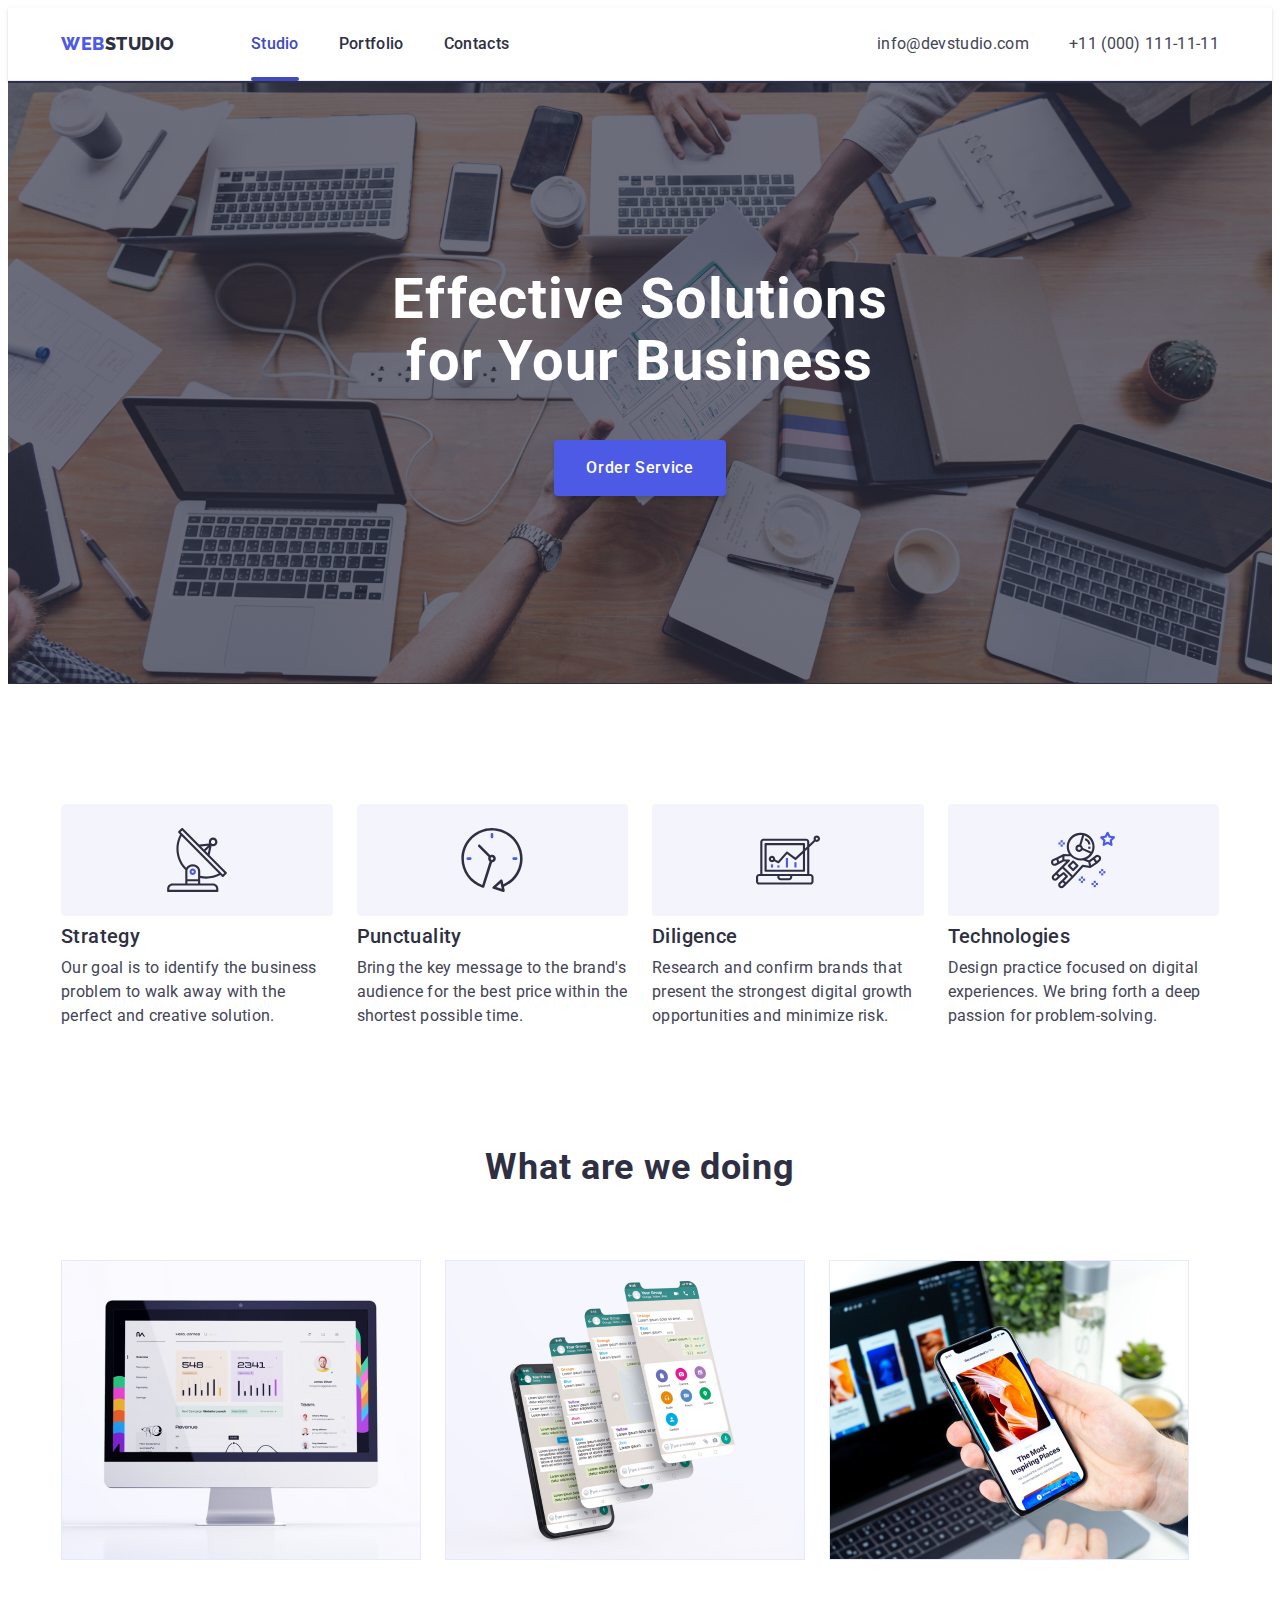
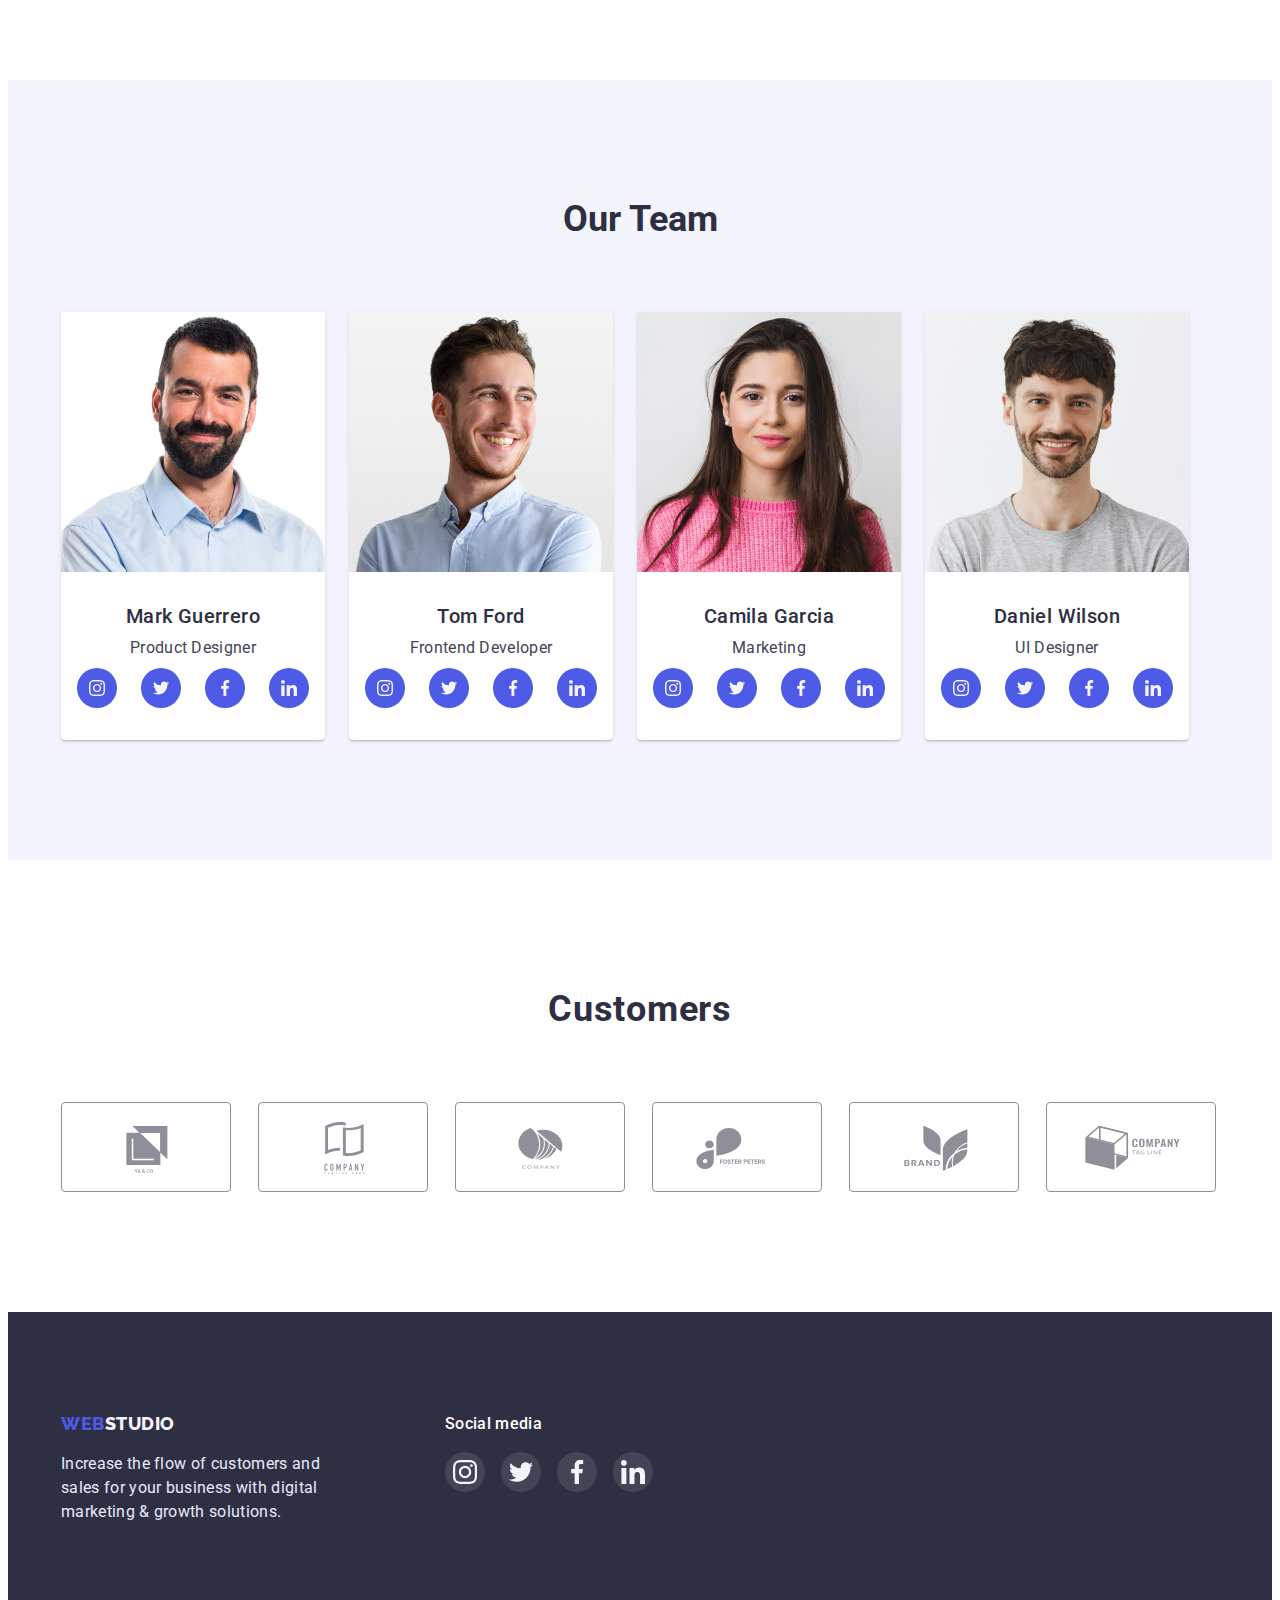
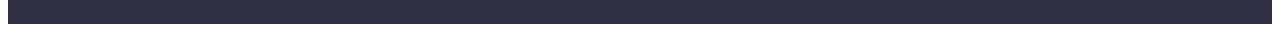
<file: index.html>
<!DOCTYPE html>
<html lang="en">
<head>
    <meta charset="UTF-8">
    <meta http-equiv="X-UA-Compatible" content="IE=edge">
    <meta name="viewport" content="width=device-width, initial-scale=1.0">
    <title>Webstudio</title>
<link rel="preconnect" href="https://fonts.googleapis.com">
<link rel="preconnect" href="https://fonts.gstatic.com" crossorigin>
<link href="https://fonts.googleapis.com/css2?family=Raleway:wght@800&family=Roboto:wght@400;500;700;900&display=swap"
    rel="stylesheet">
    <!-- Styles-->
    <link rel="stylesheet" href="https://cdnjs.cloudflare.com/ajax/libs/modern-normalize/1.1.0/modern-normalize.min.css"
        integrity="sha512-wpPYUAdjBVSE4KJnH1VR1HeZfpl1ub8YT/NKx4PuQ5NmX2tKuGu6U/JRp5y+Y8XG2tV+wKQpNHVUX03MfMFn9Q=="
        crossorigin="anonymous" referrerpolicy="no-referrer" />
    <link rel="stylesheet" href="./css/styles.css">
</head>
<body>
    <header class="border-box">
        <div class="container">
            <div class="header-container">
        <nav class="header-nav">
            <a href="./index.html" class="logo-first">WEB<span class="logo-second">STUDIO</span></a>
            <ul class="header-menu">
                <li><a class="header-link current" href="./index.html">Studio</a></li>
                <li><a class="header-link" href="./portfolio.html">Portfolio</a></li>
                <li><a class="header-link" href="">Contacts</a></li>
            </ul>
        </nav>
        <address class="heading-address">
            <ul class="header-tel">
                <li><a class="header-address" href="mailto:info@devstudio.com">info@devstudio.com</a></li>
                <li><a class="header-address" href="tel:+110001111111">+11 (000) 111-11-11</a></li>
            </ul>
        </address>
            </div>
        </div>
    </header>
    <main>
        <section class="hero-first section">
           <div class="container">
            <div class="container-hero">
            <h1 class="hero-title"> Effective Solutions for Your Business</h1>
            <button class="hero-button" data-modal-open type="button">Order Service</button>
            </div>
        </div>
        </section>
        <section class="section section-benefits">
            <div class="container">
            <h2 class="visually-hidden">company benefits</h2>
            <ul class="container-benefits">
                <li class="list-benefits">
                    <div class="benefits-icon-link">
                        <svg class="benefits-icon">
                            <use href="./images/icons.svg#icon-antenna"></use>
                        </svg>
                    </div>
                    <h3 class="heading-benefits">Strategy</h3>
                    <p class="text-benefits">Our goal is to identify the business problem to walk away with the perfect and creative solution.</p>
                </li>
                <li class="list-benefits">
                    <div class="benefits-icon-link">
                        <svg class="benefits-icon">
                            <use href="./images/icons.svg#icon-clock"></use>
                        </svg>
                    </div>
                    <h3 class="heading-benefits">Punctuality</h3>
                    <p class="text-benefits">Bring the key message to the brand's audience for the best price within the shortest possible time.</p>
                </li>
                <li class="list-benefits">
                    <div class="benefits-icon-link">
                        <svg class="benefits-icon">
                            <use href="./images/icons.svg#icon-diagram"></use>
                        </svg>
                    </div>
                    <h3 class="heading-benefits">Diligence</h3>
                    <p class="text-benefits">Research and confirm brands that present the strongest digital growth opportunities and minimize risk.</p>
                </li>
                <li class="list-benefits">
                    <div class="benefits-icon-link">
                        <svg class="benefits-icon">
                            <use href="./images/icons.svg#icon-astronaut"></use>
                        </svg>
                    </div>
                    <h3 class="heading-benefits">Technologies</h3>
                    <p class="text-benefits">Design practice focused on digital experiences. We bring forth a deep passion for problem-solving.</p>
                </li>
            </ul>
            </div>
        </section>
        <section class="section-doing">
            <div class="container">
            <h2 class="title-doing">What are we doing</h2>
            <ul class="images-doing">
                <li><img src="./images/monitor.jpg" alt="monitor" width="360"></li>
                <li><img src="./images/display.jpg" alt="display" width="360"></li>
                <li><img src="./images/monitordisplay.jpg" alt="monitor display" width="360"></li>
            </ul>
            </div>
        </section>
        <section class="team-section">
            <div class="container">
            <h2 class="title-team">Our Team</h2>
            <ul class="container-team">
                <li class="box-team">
                    <img src="./images/markguerrero.jpg" alt="mark guerrero" width="264">
                    <div class="experts"><h3 class="heading-team">Mark Guerrero</h3>
                    <p class="text-team">Product Designer</p>
                    <ul class="socials-list">
                        <li class="socials-item">
                            <a class="socials-link" href="">
                                <svg class="socials-icon">
                                    <use href="./images/icons.svg#icon-instagram"></use>
                                </svg>
                            </a></li>
                        <li class="socials-item"><a class="socials-link" href="">
                            <svg class="socials-icon">
                                <use href="./images/icons.svg#icon-twitter"></use>
                            </svg>
                        </a></li>
                        <li class="socials-item"><a class="socials-link" href="">
                            <svg class="socials-icon">
                                <use href="./images/icons.svg#icon-facebook"></use>
                            </svg>
                        </a></li>
                        <li class="socials-item"><a class="socials-link" href="">
                            <svg class="socials-icon">
                                <use href="./images/icons.svg#icon-linkedin"></use>
                            </svg>
                        </a></li>
                    </ul></div>
                </li>
                <li class="box-team">
                    <img src="./images/tomford.jpg" alt="tom ford" width="264">
                    <div class="experts"><h3 class="heading-team">Tom Ford</h3>
                    <p class="text-team">Frontend Developer</p>
                    <ul class="socials-list">
                        <li class="socials-item">
                            <a class="socials-link" href="">
                                <svg class="socials-icon">
                                    <use href="./images/icons.svg#icon-instagram"></use>
                                </svg>
                            </a>
                        </li>
                        <li class="socials-item"><a class="socials-link" href="">
                                <svg class="socials-icon">
                                    <use href="./images/icons.svg#icon-twitter"></use>
                                </svg>
                            </a></li>
                        <li class="socials-item"><a class="socials-link" href="">
                                <svg class="socials-icon">
                                    <use href="./images/icons.svg#icon-facebook"></use>
                                </svg>
                            </a></li>
                        <li class="socials-item"><a class="socials-link" href="">
                                <svg class="socials-icon">
                                    <use href="./images/icons.svg#icon-linkedin"></use>
                                </svg>
                            </a></li>
                    </ul>
                    </div>
                </li>
                <li class="box-team">
                    <img src="./images/camilagarcia.jpg" alt="camila garcia" width="264">
                    <div class="experts"><h3 class="heading-team">Camila Garcia</h3>
                    <p class="text-team">Marketing</p>
                    <ul class="socials-list">
                        <li class="socials-item">
                            <a class="socials-link" href="">
                                <svg class="socials-icon">
                                    <use href="./images/icons.svg#icon-instagram"></use>
                                </svg>
                            </a>
                        </li>
                        <li class="socials-item"><a class="socials-link" href="">
                                <svg class="socials-icon">
                                    <use href="./images/icons.svg#icon-twitter"></use>
                                </svg>
                            </a></li>
                        <li class="socials-item"><a class="socials-link" href="">
                                <svg class="socials-icon">
                                    <use href="./images/icons.svg#icon-facebook"></use>
                                </svg>
                            </a></li>
                        <li class="socials-item"><a class="socials-link" href="">
                                <svg class="socials-icon">
                                    <use href="./images/icons.svg#icon-linkedin"></use>
                                </svg>
                            </a></li>
                    </ul>
                    </div>
                </li>
                <li class="box-team">
                    <img src="./images/danielwilson.jpg" alt="daniel wilson" width="264">
                    <div class="experts"><h3 class="heading-team">Daniel Wilson</h3>
                    <p class="text-team">UI Designer</p>
                    <ul class="socials-list">
                        <li class="socials-item">
                            <a class="socials-link" href="">
                                <svg class="socials-icon">
                                    <use href="./images/icons.svg#icon-instagram"></use>
                                </svg>
                            </a>
                        </li>
                        <li class="socials-item"><a class="socials-link" href="">
                                <svg class="socials-icon">
                                    <use href="./images/icons.svg#icon-twitter"></use>
                                </svg>
                            </a></li>
                        <li class="socials-item"><a class="socials-link" href="">
                                <svg class="socials-icon">
                                    <use href="./images/icons.svg#icon-facebook"></use>
                                </svg>
                            </a></li>
                        <li class="socials-item"><a class="socials-link" href="">
                                <svg class="socials-icon">
                                    <use href="./images/icons.svg#icon-linkedin"></use>
                                </svg>
                            </a></li>
                    </ul>
                    </div>
                </li>
            </ul>
            </div>
        </section>
        <section class="section-customers">
            <div class="container">
            <h2 class="title-customers">Customers</h2>
            <ul class="customers-list">
                <li class="customers-item">
                    <a class="customers-link" href="">
                        <svg class="customers-icon">
                            <use href="./images/icons.svg#icon-yaco"></use>
                        </svg>
                    </a>
                </li>
                <li class="customers-item">
                    <a class="customers-link" href="">
                        <svg class="customers-icon">
                            <use href="./images/icons.svg#icon-companyhere"></use>
                        </svg>
                    </a>
                </li>
                <li class="customers-item">
                    <a class="customers-link" href="">
                        <svg class="customers-icon">
                            <use href="./images/icons.svg#icon-company"></use>
                        </svg>
                    </a>
                </li>
                <li class="customers-item">
                    <a class="customers-link" href="">
                        <svg class="customers-icon">
                            <use href="./images/icons.svg#icon-foster"></use>
                        </svg>
                    </a>
                </li>
                <li class="customers-item">
                    <a class="customers-link" href="">
                        <svg class="customers-icon">
                            <use href="./images/icons.svg#icon-brand"></use>
                        </svg>
                    </a>
                </li>
                <li class="customers-item">
                    <a class="customers-link" href="">
                        <svg class="customers-icon">
                            <use href="./images/icons.svg#icon-companyline"></use>
                        </svg>
                    </a>
                </li>
            </ul>
            </div>
        </section>
    </main>
    <footer class="footer">
        <div class="container footer-flex">
            <div class="footer-logo">
            <a href="./index.html" class="logo-first">WEB<span class="logo-lower">STUDIO</span></a>
            <p class="text-footer">Increase the flow of customers and sales for your business with digital marketing & growth solutions.</p>
            </div>
        <div class="">
            <h2 class="footer-text-socials">Social media</h2>
            <ul class="footer-socials-list">
                <li class="footer-socials-item">
                    <a class="footer-socials-link" href="">
                        <svg class="footer-socials-icon">
                            <use href="./images/icons.svg#icon-instagram"></use>
                        </svg>
                    </a>
                </li>
                <li class="footer-socials-item">
                    <a class="footer-socials-link" href="">
                        <svg class="footer-socials-icon">
                            <use href="./images/icons.svg#icon-twitter"></use>
                        </svg>
                    </a>
                </li>
                <li class="footer-socials-item">
                    <a class="footer-socials-link" href="">
                        <svg class="footer-socials-icon">
                            <use href="./images/icons.svg#icon-facebook"></use>
                        </svg>
                    </a></li>
                <li class="footer-socials-item">
                    <a class="footer-socials-link" href="">
                        <svg class="footer-socials-icon">
                            <use href="./images/icons.svg#icon-linkedin"></use>
                        </svg>
                    </a></li>
            </ul>
        </div>
        </div>
        </footer>
        <div class="backdrop is-hidden" data-modal>
            <div class="modal">
                <button class="modal-close" type="button" data-modal-close>
                    <svg class="modal-icon">
                        <use href="./images/icons.svg#icon-closeblack"></use>
                    </svg>
                </button>
            </div>
        </div>
        <script src="./js/modal.js"></script>
</body>
</html>
</file>
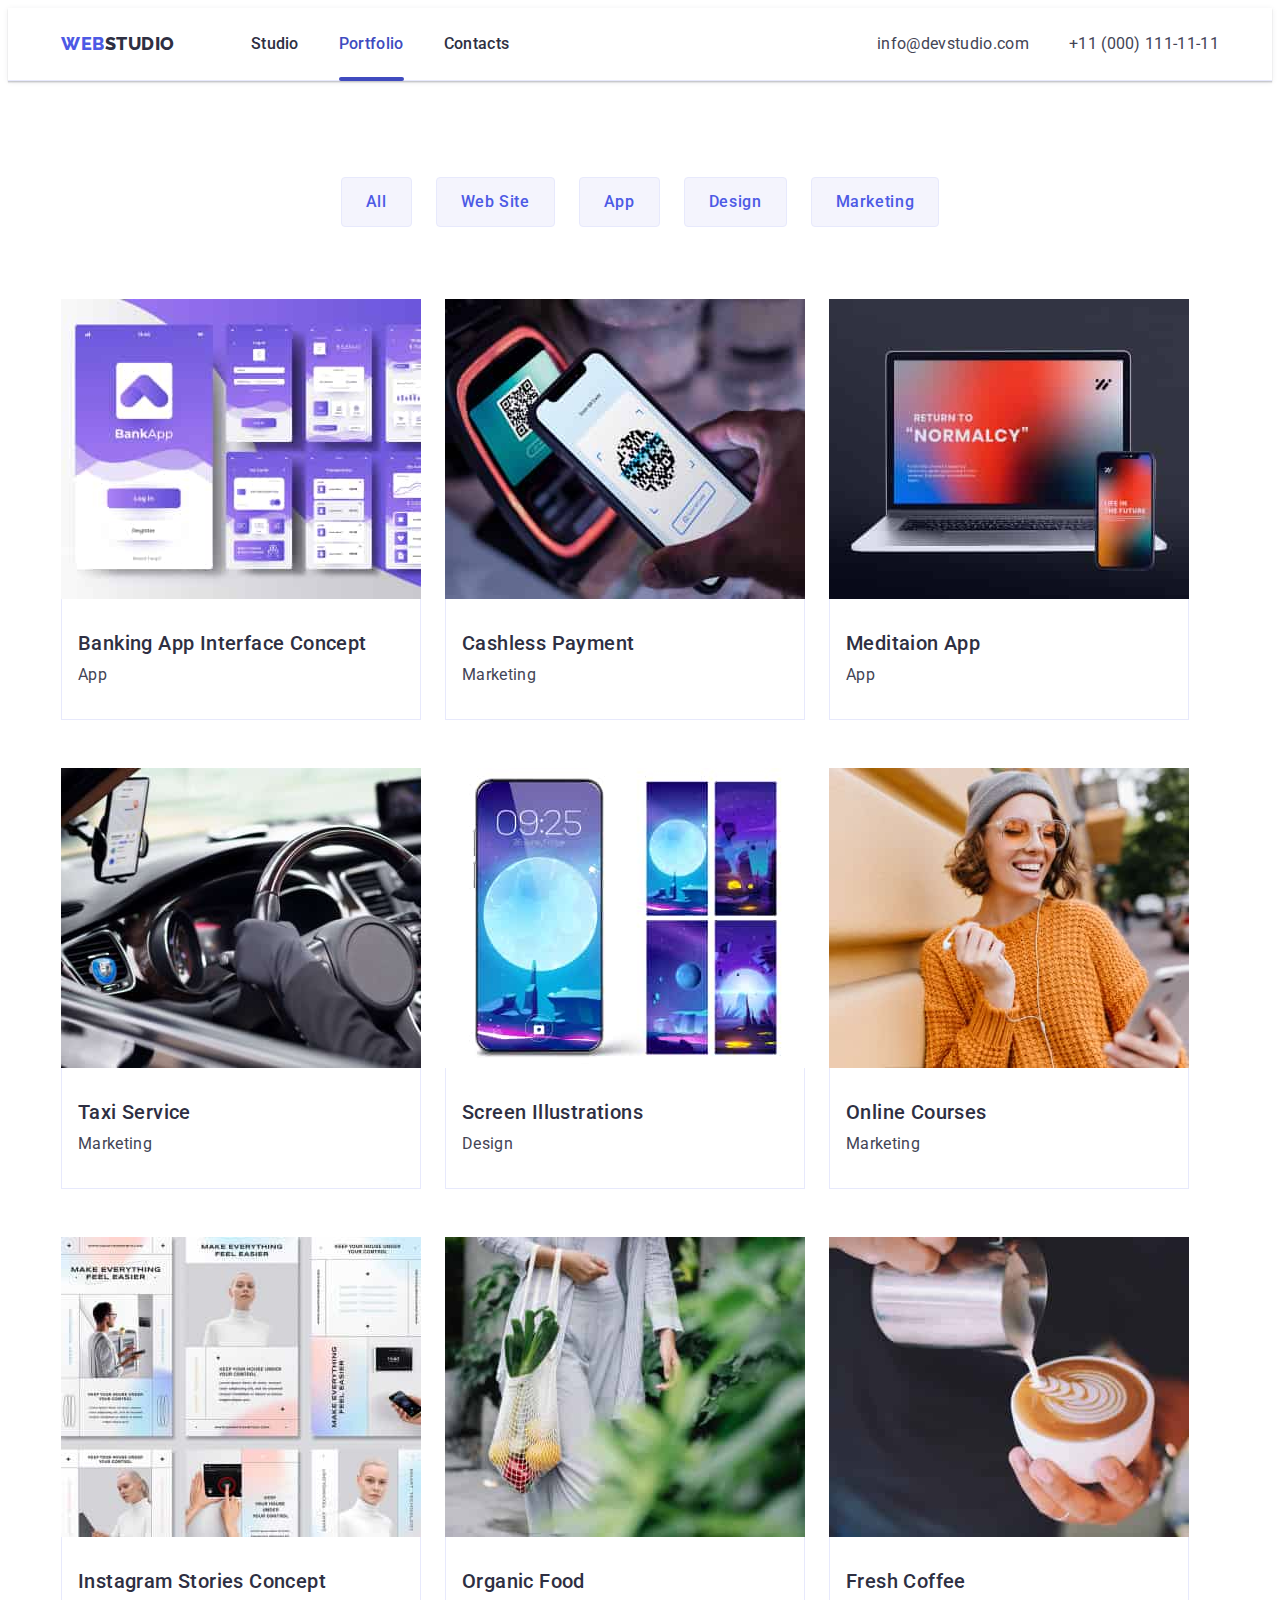
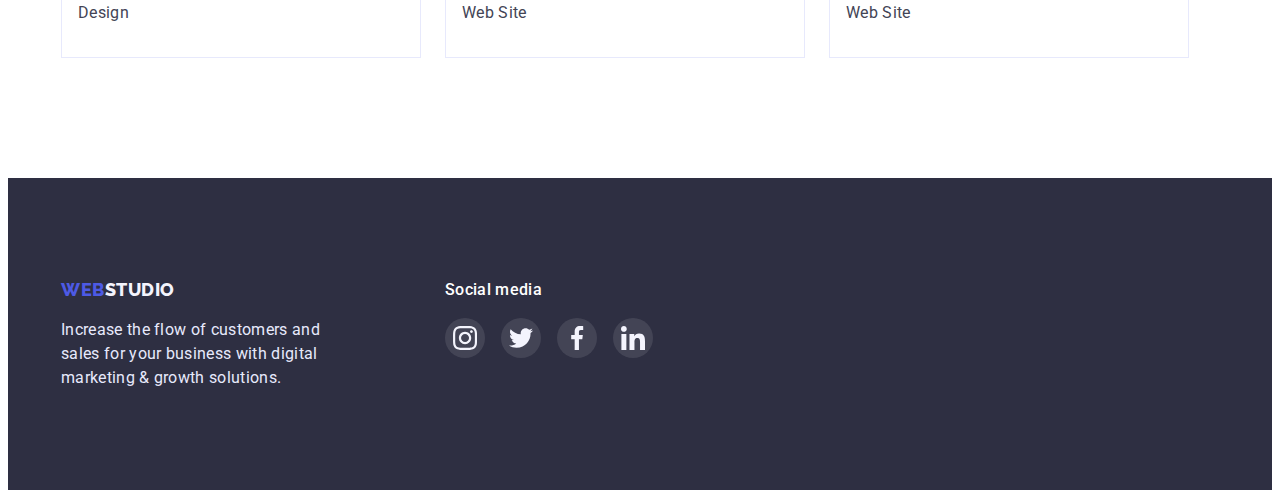
<file: portfolio.html>
<!DOCTYPE html>
<html lang="en">

<head>
    <meta charset="UTF-8">
    <meta http-equiv="X-UA-Compatible" content="IE=edge">
    <meta name="viewport" content="width=device-width, initial-scale=1.0">
    <title>Webstudio</title>
    <link rel="preconnect" href="https://fonts.googleapis.com">
    <link rel="preconnect" href="https://fonts.gstatic.com" crossorigin>
    <link
        href="https://fonts.googleapis.com/css2?family=Raleway:wght@800&family=Roboto:wght@400;500;700;900&display=swap"
        rel="stylesheet">
    <!-- Styles-->
    <link rel="stylesheet" href="https://cdnjs.cloudflare.com/ajax/libs/modern-normalize/1.1.0/modern-normalize.min.css"
        integrity="sha512-wpPYUAdjBVSE4KJnH1VR1HeZfpl1ub8YT/NKx4PuQ5NmX2tKuGu6U/JRp5y+Y8XG2tV+wKQpNHVUX03MfMFn9Q=="
        crossorigin="anonymous" referrerpolicy="no-referrer" />
    <link rel="stylesheet" href="./css/styles.css">
</head>

<body>
    <header class="border-box">
        <div class="container">
            <div class="header-container">
                <nav class="header-nav">
                    <a href="./index.html" class="logo-first">WEB<span class="logo-second">STUDIO</span></a>
                    <ul class="header-menu">
                        <li><a class="header-link" href="./index.html">Studio</a></li>
                        <li><a class="header-link current" href="./portfolio.html">Portfolio</a></li>
                        <li><a class="header-link" href="">Contacts</a></li>
                    </ul>
                </nav>
                <address class="heading-address">
                    <ul class="header-tel">
                        <li><a class="header-address" href="mailto:info@devstudio.com">info@devstudio.com</a></li>
                        <li><a class="header-address" href="tel:+110001111111">+11 (000) 111-11-11</a></li>
                    </ul>
                </address>
            </div>
        </div>
    </header>
    <main>
        <section class="section-portfolio">
            <div class="container">
            <h1 class="visually-hidden">Portfolio</h1>
            <ul class="portfolio-filter">
                <li><button type="button" class="button-portfolio">All</button></li>
                <li><button type="button" class="button-portfolio">Web Site</button></li>
                <li><button type="button" class="button-portfolio">App</button></li>
                <li><button type="button" class="button-portfolio">Design</button></li>
                <li><button type="button" class="button-portfolio">Marketing</button></li>
            </ul>
            <ul class="portfolio-box">
                <li class="box-portfolio">
                    <a class="portfolio-link" href="">
                        <div class="portfolio-services">
                        <img src="./images/portfolio/banking-app.jpg" alt="banking-app" width="360">
                        <div class="portfolio-overlay">
                            <p class="text-overlay">14 Stylish and User-Friendly App Design Concepts · Task Manager App · Calorie Tracker App ·
                                Exotic Fruit Ecommerce App ·
                                Cloud Storage App</p>
                        </div>  
                    </div>                     
                     <div class="box-name">
                        <h2 class="box-product">Banking App Interface Concept</h2>
                        <p class="box-filter">App</p></div>
                    </a>
                </li>
                <li class="box-portfolio">
                    <a class="portfolio-link" href="">
                        <div class="portfolio-services">
                            <img src="./images/portfolio/cashless-payment.jpg" alt="cashless-payment" width="360">
                            <div class="portfolio-overlay">
                                <p class="text-overlay">14 Stylish and User-Friendly App Design Concepts · Task Manager App · Calorie Tracker App · Exotic Fruit Ecommerce App ·
                                Cloud Storage App</p>
                            </div>
                        </div>
                        <div class="box-name">
                        <h2 class="box-product">Cashless Payment</h2>
                        <p class="box-filter">Marketing</p></div>
                    </a>
                </li>
                <li class="box-portfolio">
                    <a class="portfolio-link" href="">
                        <div class="portfolio-services">
                        <img src="./images/portfolio/meditaion-app.jpg" alt="meditaion-app" width="360">
                        <div class="portfolio-overlay">
                            <p class="text-overlay">14 Stylish and User-Friendly App Design Concepts · Task Manager App · Calorie Tracker App ·
                                Exotic Fruit Ecommerce App ·
                                Cloud Storage App</p>
                        </div>
                    </div>
                        <div class="box-name">
                        <h2 class="box-product">Meditaion App</h2>
                        <p class="box-filter">App</p></div>
                    </a>
                </li>
                <li class="box-portfolio">
                    <a class="portfolio-link" href="">
                        <div class="portfolio-services">
                        <img src="./images/portfolio/taxi-service.jpg" alt="taxi-service" width="360">
                        <div class="portfolio-overlay">
                            <p class="text-overlay">14 Stylish and User-Friendly App Design Concepts · Task Manager App · Calorie Tracker App ·
                                Exotic Fruit Ecommerce App ·
                                Cloud Storage App</p>
                        </div>
                    </div>
                        <div class="box-name">
                        <h2 class="box-product">Taxi Service</h2>
                        <p class="box-filter">Marketing</p></div>
                    </a>
                </li>
                <li class="box-portfolio">
                    <a class="portfolio-link" href="">
                        <div class="portfolio-services">
                        <img src="./images/portfolio/screen-illustrations.jpg" alt="screen-illustrations" width="360">
                            <div class="portfolio-overlay">
                            <p class="text-overlay">14 Stylish and User-Friendly App Design Concepts · Task Manager App · Calorie Tracker App ·
                                Exotic Fruit Ecommerce App ·
                                Cloud Storage App</p>
                        </div>
                    </div>
                        <div class="box-name">
                        <h2 class="box-product">Screen Illustrations</h2>
                        <p class="box-filter">Design</p></div>
                    </a>
                </li>
                <li class="box-portfolio">
                    <a class="portfolio-link" href="">
                        <div class="portfolio-services">
                        <img src="./images/portfolio/online-courses.jpg" alt="a girl with a phone" width="360">
                        <div class="portfolio-overlay">
                            <p class="text-overlay">14 Stylish and User-Friendly App Design Concepts · Task Manager App · Calorie Tracker App ·
                                Exotic Fruit Ecommerce App ·
                                Cloud Storage App</p>
                        </div>
                        </div>
                        <div class="box-name">
                        <h2 class="box-product">Online Courses</h2>
                        <p class="box-filter">Marketing</p></div>
                    </a>
                </li>
                <li class="box-portfolio">
                    <a class="portfolio-link" href="">
                        <div class="portfolio-services">
                        <img src="./images/portfolio/instagram-stories.jpg" alt="photos from Instagram" width="360">
                        <div class="portfolio-overlay">
                            <p class="text-overlay">14 Stylish and User-Friendly App Design Concepts · Task Manager App · Calorie Tracker App ·
                                Exotic Fruit Ecommerce App ·
                                Cloud Storage App</p>
                        </div>
                        </div>
                        <div class="box-name">
                        <h2 class="box-product">Instagram Stories Concept</h2>
                        <p class="box-filter">Design</p></div>
                    </a>
                </li>
                <li class="box-portfolio">
                    <a class="portfolio-link" href="">
                        <div class="portfolio-services">
                        <img src="./images/portfolio/organic-food.jpg" alt="woman with groceries" width="360">
                        <div class="portfolio-overlay">
                            <p class="text-overlay">14 Stylish and User-Friendly App Design Concepts · Task Manager App · Calorie Tracker App ·
                                Exotic Fruit Ecommerce App ·
                                Cloud Storage App</p>
                        </div>
                    </div>
                        <div class="box-name">
                        <h2 class="box-product">Organic Food</h2>
                        <p class="box-filter">Web Site</p></div>
                    </a>
                </li>
                <li class="box-portfolio">
                    <a class="portfolio-link" href="">
                        <div class="portfolio-services">
                        <img src="./images/portfolio/fresh-coffee.jpg" alt="Cup of coffee" width="360">
                        <div class="portfolio-overlay">
                            <p class="text-overlay">14 Stylish and User-Friendly App Design Concepts · Task Manager App · Calorie Tracker App ·
                                Exotic Fruit Ecommerce App ·
                                Cloud Storage App</p>
                        </div>
                    </div>
                        <div class="box-name">
                        <h2 class="box-product">Fresh Coffee</h2>
                        <p class="box-filter">Web Site</p></div>
                    </a>
                </li>
            </ul>
            </div>
        </section>
    </main>
<footer class="footer">
    <div class="container footer-flex">
        <div class="footer-logo">
            <a href="./index.html" class="logo-first">WEB<span class="logo-lower">STUDIO</span></a>
            <p class="text-footer">Increase the flow of customers and sales for your business with digital marketing &
                growth solutions.</p>
        </div>
        <div class="">
            <h2 class="footer-text-socials">Social media</h2>
            <ul class="footer-socials-list">
                <li class="footer-socials-item">
                    <a class="footer-socials-link" href="">
                        <svg class="footer-socials-icon">
                            <use href="./images/icons.svg#icon-instagram"></use>
                        </svg>
                    </a>
                </li>
                <li class="footer-socials-item">
                    <a class="footer-socials-link" href="">
                        <svg class="footer-socials-icon">
                            <use href="./images/icons.svg#icon-twitter"></use>
                        </svg>
                    </a>
                </li>
                <li class="footer-socials-item">
                    <a class="footer-socials-link" href="">
                        <svg class="footer-socials-icon">
                            <use href="./images/icons.svg#icon-facebook"></use>
                        </svg>
                    </a>
                </li>
                <li class="footer-socials-item">
                    <a class="footer-socials-link" href="">
                        <svg class="footer-socials-icon">
                            <use href="./images/icons.svg#icon-linkedin"></use>
                        </svg>
                    </a>
                </li>
            </ul>
        </div>
    </div>
</footer>
</body>
</html>
</file>
<file: css/styles.css>
:root {
  --color-primery: #2e2f42;
  --color-secondary: #434455;
  --color-logo-button: #4d5ae5;
  --color-hover: #404bbf;
  --color-background: #ffffff;
  --color-background-sec: #f4f4fd;
  --color-border: #e7e9fc;
  --color-icon: #8e8f99;
  --color-icon-hover: #31d0aa;
  --color-modal: #fcfcfc;
}
body {
  font-family: "Roboto", sans-serif;
  font-size: 16px;
  color: var(--color-primery);
}
p,
h1,
h2,
h3 {
  margin-top: 0;
  margin-bottom: 0;
}
.container {
  width: 100%;
  max-width: 1158px;
  padding: 0 15px;
  margin: 0 auto;
}
ul {
  list-style-type: none;
  margin: 0;
  padding: 0;
}
a {
  text-decoration: none;
}
img {
  display: block;
  max-width: 100%;
  height: auto;
}
.border-box {
  background-color: var(--color-background);
  border-bottom: 1px solid var(--color-border);
  box-shadow: 0px 2px 1px rgba(46, 47, 66, 0.08),
    0px 1px 1px rgba(46, 47, 66, 0.16), 0px 1px 6px rgba(46, 47, 66, 0.08);
}
/* Header */
.header-container {
  display: flex;
  align-items: center;
}
.header-nav {
  display: flex;
  align-items: center;
  gap: 76px;
}
.header-menu {
  display: flex;
  gap: 40px;
}
.header-tel {
  display: flex;
  gap: 40px;
}
.heading-address {
  margin-left: auto;
}
.logo-first {
  color: var(--color-logo-button);
  font-family: "Raleway";
  font-style: normal;
  font-weight: 800;
  font-size: 18px;
  line-height: 1.33;
  letter-spacing: 0.03em;
  text-decoration: none;
}
.logo-second {
  color: var(--color-primery);
}
.header-link {
  text-decoration: none;
  font-weight: 500;
  font-size: 16px;
  letter-spacing: 0.02em;
  line-height: 1.5;
  color: var(--color-primery);
  padding: 24px 0;
  display: block;
  position: relative;
  transition-property: color;
  transition-duration: 250ms;
  transition-timing-function: cubic-bezier(0.4, 0, 0.2, 1);
}
.header-link:hover,
.header-link:focus {
  color: var(--color-hover);
}
.current {
  color: var(--color-hover);
}
.header-link.current::after {
  display: block;
  width: 100%;
  height: 4px;
  border-radius: 2px;
  background-color: currentColor;
  content: "";
  position: absolute;
  bottom: -1px;
}
.header-address {
  color: var(--color-secondary);
  font-weight: 400;
  font-size: 16px;
  line-height: 1.5;
  letter-spacing: 0.02em;
  font-style: normal;
  padding: 24px 0;
  display: block;
  transition-property: color;
  transition-duration: 250ms;
  transition-timing-function: cubic-bezier(0.4, 0, 0.2, 1);
}
.header-address:hover {
  color: var(--color-hover);
}
.header-address:focus {
  color: var(--color-hover);
}
/* Hero section */
.hero-first {
  background-color: var(--color-primery);
  padding: 188px 0;
  background-image: linear-gradient(
      rgba(46, 47, 66, 0.7),
      rgba(46, 47, 66, 0.7)
    ),
    url(../images/people-office.jpg);
  background-repeat: no-repeat;
  background-position: center;
  max-width: 1440px;
  margin: 0 auto;
}
.container-hero {
  width: 496px;
  margin: 0 auto;
  text-align: center;
}
.hero-title {
  font-weight: 700;
  font-size: 56px;
  line-height: 1.1;
  letter-spacing: 0.02em;
  color: var(--color-background);
  margin-bottom: 48px;
}
.hero-button {
  background-color: var(--color-logo-button);
  color: var(--color-background);
  border-radius: 4px;
  box-shadow: 0px 4px 4px rgba(0, 0, 0, 0.15);
  border: none;
  font-family: "Roboto", sans-serif;
  font-weight: 500;
  font-size: 16px;
  line-height: 1.5;
  letter-spacing: 0.04em;
  cursor: pointer;
  padding: 16px 32px;
  transition-property: background-color;
  transition-duration: 250ms;
  transition-timing-function: cubic-bezier(0.4, 0, 0.2, 1);
}
.hero-button:hover {
  background-color: var(--color-hover);
}
/* Benefits */
.visually-hidden {
  position: absolute;
  white-space: nowrap;
  width: 1px;
  height: 1px;
  overflow: hidden;
  border: 0;
  padding: 0;
  clip: rect(0 0 0 0);
  clip-path: inset(50%);
  margin: -1px;
}
.heading-benefits {
  font-weight: 500;
  font-size: 20px;
  letter-spacing: 0.02em;
  line-height: 1.2;
  margin-bottom: 8px;
}
.text-benefits {
  color: var(--color-secondary);
  font-size: 16px;
  letter-spacing: 0.02em;
  line-height: 1.5;
}
.container-benefits {
  display: flex;
  gap: 24px;
}
.list-benefits {
  flex-basis: calc((100% - 72px) / 4);
}
.section-benefits {
  padding: 120px 0;
}
.benefits-icon {
  width: 64px;
  height: 64px;
}
.benefits-icon-link {
  display: flex;
  align-items: center;
  justify-content: center;
  height: 112px;
  border-radius: 4px;
  margin-bottom: 8px;
  background-color: var(--color-background-sec);
}
/* Doing */
.title-doing {
  font-weight: 700;
  font-size: 36px;
  line-height: 1.11;
  letter-spacing: 0.02em;
  text-align: center;
  margin-bottom: 72px;
}
.images-doing {
  display: flex;
  gap: 24px;
  flex-basis: calc((100% - 48px) / 3);
}
.section-doing {
  padding-bottom: 120px;
}

/* Our team*/
.team-section {
  background-color: var(--color-background-sec);
  padding: 120px 0;
}
.box-team {
  background-color: var(--color-background);
  box-shadow: 0px 1px 6px rgba(46, 47, 66, 0.08),
    0px 1px 1px rgba(46, 47, 66, 0.16), 0px 2px 1px rgba(46, 47, 66, 0.08);
  border-radius: 0px 0px 4px 4px;
}
.title-team {
  font-weight: 700;
  font-size: 36px;
  line-height: 1.11;
  text-align: center;
  margin-bottom: 72px;
}
.heading-team {
  font-weight: 500;
  font-size: 20px;
  line-height: 1.2;
  letter-spacing: 0.02em;
  text-align: center;
  margin-bottom: 8px;
}
.text-team {
  color: var(--color-secondary);
  line-height: 1.5;
  letter-spacing: 0.02em;
  text-align: center;
  margin-bottom: 8px;
}
.container-team {
  display: flex;
  gap: 24px;
  flex-basis: calc((100% - 72px) / 4);
}
.experts {
  padding: 32px 16px;
}
.socials-icon {
  width: 16px;
  height: 16px;
  fill: var(--color-background-sec);
}
.socials-link {
  display: flex;
  align-items: center;
  justify-content: center;
  width: 100%;
  height: 100%;
  background-color: var(--color-logo-button);
  border-radius: 50%;
  transition-property: background-color;
  transition-duration: 250ms;
  transition-timing-function: cubic-bezier(0.4, 0, 0.2, 1);
}
.socials-item {
  width: 40px;
  height: 40px;
}
.socials-list {
  display: flex;
  gap: 24px;
  justify-content: center;
}
.socials-link:hover,
.socials-link:focus {
  background-color: var(--color-hover);
}
/* Customers */
.title-customers {
  font-weight: 700;
  font-size: 36px;
  line-height: 1.11;
  letter-spacing: 0.02em;
  text-align: center;
  margin-bottom: 72px;
  color: var(--color-primery);
}
.customers-list {
  gap: 24px;
  display: flex;
}
.customers-item {
  flex-basis: calc((100% - 120px) / 6);
}
.customers-icon {
  width: 104px;
  height: 56px;
  fill: var(--color-icon);
  transition-property: fill;
  transition-duration: 250ms;
  transition-timing-function: cubic-bezier(0.4, 0, 0.2, 1);
}
.customers-link {
  display: flex;
  align-items: center;
  justify-content: center;
  width: 168px;
  height: 88px;
  border: 1px solid var(--color-icon);
  border-radius: 4px;
  transition-property: border-color;
  transition-duration: 250ms;
  transition-timing-function: cubic-bezier(0.4, 0, 0.2, 1);
}
.customers-link:hover,
.customers-link:focus {
  border-color: var(--color-hover);
}
.customers-link:hover .customers-icon,
.customers-link:focus .customers-icon {
  fill: var(--color-hover);
}
.section-customers {
  padding-top: 130px;
  padding-bottom: 120px;
}
/* Footer */
.footer {
  background-color: var(--color-primery);
  padding: 100px 0;
}
.footer-flex {
  display: flex;
  flex-direction: row;
}
.text-footer {
  color: var(--color-border);
  line-height: 1.5;
  letter-spacing: 0.02em;
  width: 264px;
  margin-top: 16px;
}
.footer-logo {
  margin-right: 120px;
}
.logo-lower {
  color: var(--color-background-sec);
}
.footer-text-socials {
  font-weight: 500;
  font-size: 16px;
  line-height: 1.5;
  letter-spacing: 0.02em;
  margin-bottom: 16px;
  color: var(--color-background);
}
.footer-socials-icon {
  width: 24px;
  height: 24px;
  fill: var(--color-background-sec);
}
.footer-socials-link:hover,
.footer-socials-link:focus {
  background-color: var(--color-icon-hover);
}
.footer-socials-link {
  display: flex;
  align-items: center;
  justify-content: center;
  width: 40px;
  height: 40px;
  background-color: rgba(255, 255, 255, 0.1);
  border-radius: 50%;
  transition-property: background-color;
  transition-duration: 250ms;
  transition-timing-function: cubic-bezier(0.4, 0, 0.2, 1);
}
.footer-socials-list {
  display: flex;
  gap: 16px;
}
/* Portfolio */
.section-portfolio {
  padding-top: 96px;
  padding-bottom: 120px;
}
.button-portfolio {
  color: var(--color-logo-button);
  background-color: var(--color-background-sec);
  border: 1px solid var(--color-border);
  font-family: "Roboto", sans-serif;
  border-radius: 4px;
  font-weight: 500;
  font-size: 16px;
  line-height: 1.5;
  letter-spacing: 0.04em;
  cursor: pointer;
  padding: 12px 24px;
  transition-property: color, background-color, border-color, box-shadow;
  transition-duration: 250ms;
  transition-timing-function: cubic-bezier(0.4, 0, 0.2, 1);
}
.button-portfolio:hover {
  color: var(--color-background);
  background-color: var(--color-hover);
  border-color: transparent;
  box-shadow: 0px 3px 1px rgba(0, 0, 0, 0.1), 0px 2px 1px rgba(0, 0, 0, 0.08),
    0px 2px 2px rgba(0, 0, 0, 0.12);
}
.button-portfolio:focus {
  color: var(--color-background);
  background-color: var(--color-hover);
  box-shadow: 0px 3px 1px rgba(0, 0, 0, 0.1), 0px 2px 1px rgba(0, 0, 0, 0.08),
    0px 2px 2px rgba(0, 0, 0, 0.12);
}
.portfolio-filter {
  gap: 24px;
  display: flex;
  justify-content: center;
  margin-bottom: 72px;
}
.box-portfolio {
  background-color: var(--color-background);
}
.portfolio-link {
  display: block;
  transition-property: box-shadov;
  transition-duration: 250ms;
  transition-timing-function: cubic-bezier(0.4, 0, 0.2, 1);
}
.portfolio-link:hover,
.portfolio-link:focus {
  box-shadow: 0px 1px 6px rgba(46, 47, 66, 0.08),
    0px 1px 1px rgba(46, 47, 66, 0.16), 0px 2px 1px rgba(46, 47, 66, 0.08);
}
.portfolio-box {
  display: flex;
  column-gap: 24px;
  row-gap: 48px;
  flex-wrap: wrap;
  flex-basis: calc((100% - 48px) / 3);
}
.portfolio-services {
  position: relative;
  overflow: hidden;
}
.portfolio-overlay {
  position: absolute;
  width: 100%;
  height: 100%;
  left: 0;
  top: 0;
  background-color: var(--color-logo-button);
  padding-top: 40px;
  padding-left: 32px;
  padding-right: 32px;
  transform: translateY(100%);
  transition: transform 250ms;
}
.text-overlay {
  font-family: "Roboto";
  font-style: normal;
  font-weight: 400;
  font-size: 16px;
  line-height: 1.5;
  color: var(--color-background-sec);
}
.portfolio-link:hover .portfolio-overlay,
.portfolio-link:focus .portfolio-overlay {
  transform: translateY(0);
}
.box-name {
  border-left: 1px solid var(--color-border);
  border-right: 1px solid var(--color-border);
  border-bottom: 1px solid var(--color-border);
  padding: 32px 16px;
}
.box-product {
  color: var(--color-primery);
  font-weight: 500;
  font-size: 20px;
  line-height: 1.2;
  letter-spacing: 0.02em;
  margin-bottom: 8px;
}
.box-filter {
  color: var(--color-secondary);
  line-height: 1.5;
  letter-spacing: 0.02em;
}
/* Modal */
.backdrop {
  position: fixed;
  top: 0;
  left: 0;
  display: flex;
  align-items: center;
  justify-content: center;
  width: 100%;
  height: 100%;
  background-color: rgba(46, 47, 66, 0.4);
  transition: opacity 250ms cubic-bezier(0.4, 0, 0.2, 1),
    visibility 250ms cubic-bezier(0.4, 0, 0.2, 1);
}
.backdrop.is-hidden {
  opacity: 0;
  visibility: hidden;
  pointer-events: none;
}
.modal {
  position: relative;
  width: 100%;
  height: 100%;
  max-width: 408px;
  max-height: 576px;
  background-color: var(--color-modal);
}
.modal-close {
  position: absolute;
  top: 24px;
  right: 24px;
  width: 24px;
  height: 24px;
  background-color: #e7e9fc;
  border: 1px solid rgba(0, 0, 0, 0.1);
  border-radius: 50%;
  cursor: pointer;
  transition-property: background-color, fill;
  transition-duration: 250ms;
  transition-timing-function: cubic-bezier(0.4, 0, 0.2, 1);
}
.modal-close:hover,
.modal-close:focus {
  background-color: var(--color-hover);
  fill: var(--color-background);
}
.modal-icon {
  width: 8px;
  height: 8px;
}
</file>
